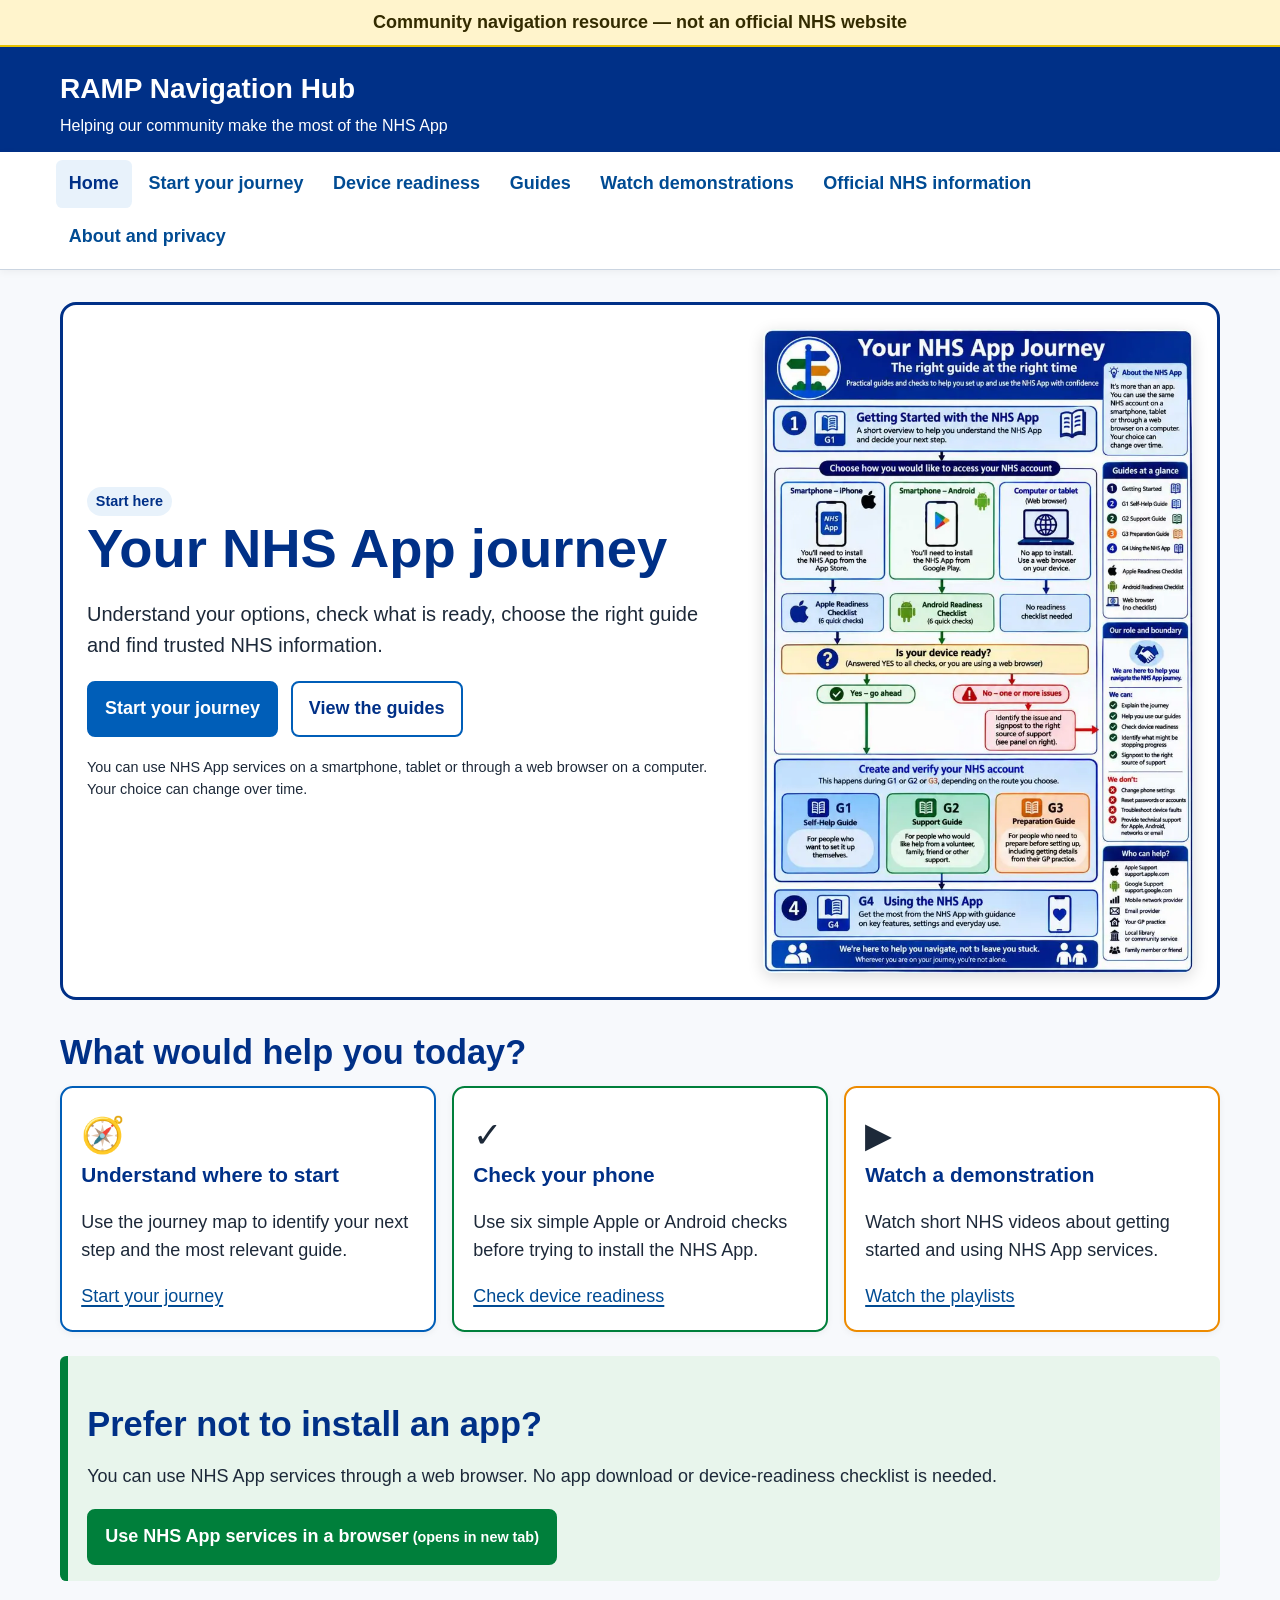
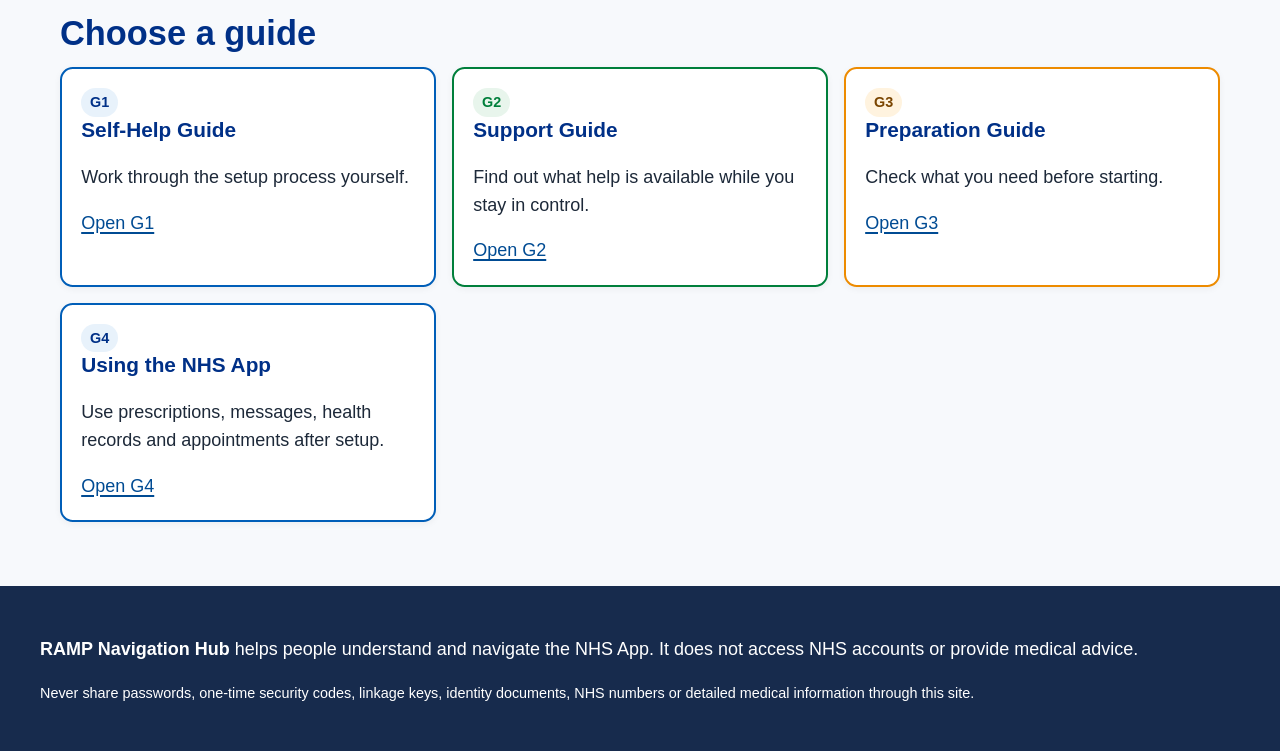
<file: index.html>
<!DOCTYPE html>

<html lang="en-GB"><head><meta charset="utf-8"/><meta content="width=device-width,initial-scale=1" name="viewport"/><meta content="Community guidance to help people discover, prepare for and use the NHS App." name="description"/><title>Home | RAMP Navigation Hub</title><link href="assets/css/styles.css" rel="stylesheet"/></head><body><a class="skip" href="#main">Skip to main content</a><div class="notice">Community navigation resource — not an official NHS website</div><header class="site-header"><div class="topbar"><div class="brand">RAMP Navigation Hub</div><p class="tagline">Helping our community make the most of the NHS App</p></div></header><nav aria-label="Main navigation" class="nav"><div class="nav-inner"><a aria-current="page" href="index.html">Home</a><a href="journey.html">Start your journey</a><a href="readiness.html">Device readiness</a><a href="guides.html">Guides</a><a href="videos.html">Watch demonstrations</a><a href="resources.html">Official NHS information</a><a href="about.html">About and privacy</a></div></nav><main id="main"><section class="hero"><div><span class="badge">Start here</span><h1>Your NHS App journey</h1><p class="lead">Understand your options, check what is ready, choose the right guide and find trusted NHS information.</p><div class="actions"><a class="button" href="journey.html">Start your journey</a><a class="button secondary" href="guides.html">View the guides</a></div><p class="small">You can use NHS App services on a smartphone, tablet or through a web browser on a computer. Your choice can change over time.</p></div><img alt="Preview of the Your NHS App Journey guide" decoding="async" fetchpriority="high" height="1080" loading="eager" src="assets/images/your-nhs-app-journey.webp" width="720"/></section>
<h2>What would help you today?</h2><div class="grid"><article class="card blue"><div class="icon-route">🧭</div><h3>Understand where to start</h3><p>Use the journey map to identify your next step and the most relevant guide.</p><a href="journey.html">Start your journey</a></article><article class="card green"><div class="icon-route">✓</div><h3>Check your phone</h3><p>Use six simple Apple or Android checks before trying to install the NHS App.</p><a href="readiness.html">Check device readiness</a></article><article class="card orange"><div class="icon-route">▶</div><h3>Watch a demonstration</h3><p>Watch short NHS videos about getting started and using NHS App services.</p><a href="videos.html">Watch the playlists</a></article></div>
<div class="callout green"><h2>Prefer not to install an app?</h2><p>You can use NHS App services through a web browser. No app download or device-readiness checklist is needed.</p><a class="button green" href="https://www.nhsapp.service.nhs.uk/" rel="noopener" target="_blank">Use NHS App services in a browser</a></div>
<h2>Choose a guide</h2><div class="grid"><article class="card blue"><span class="badge">G1</span><h3>Self-Help Guide</h3><p>Work through the setup process yourself.</p><a href="guides.html#g1">Open G1</a></article><article class="card green"><span class="badge green">G2</span><h3>Support Guide</h3><p>Find out what help is available while you stay in control.</p><a href="guides.html#g2">Open G2</a></article><article class="card orange"><span class="badge orange">G3</span><h3>Preparation Guide</h3><p>Check what you need before starting.</p><a href="guides.html#g3">Open G3</a></article><article class="card blue"><span class="badge">G4</span><h3>Using the NHS App</h3><p>Use prescriptions, messages, health records and appointments after setup.</p><a href="guides.html#g4">Open G4</a></article></div></main><footer class="footer"><div class="footer-inner"><p><strong>RAMP Navigation Hub</strong> helps people understand and navigate the NHS App. It does not access NHS accounts or provide medical advice.</p><p class="small">Never share passwords, one-time security codes, linkage keys, identity documents, NHS numbers or detailed medical information through this site.</p></div></footer><script src="assets/js/site.js"></script></body></html>
</file>
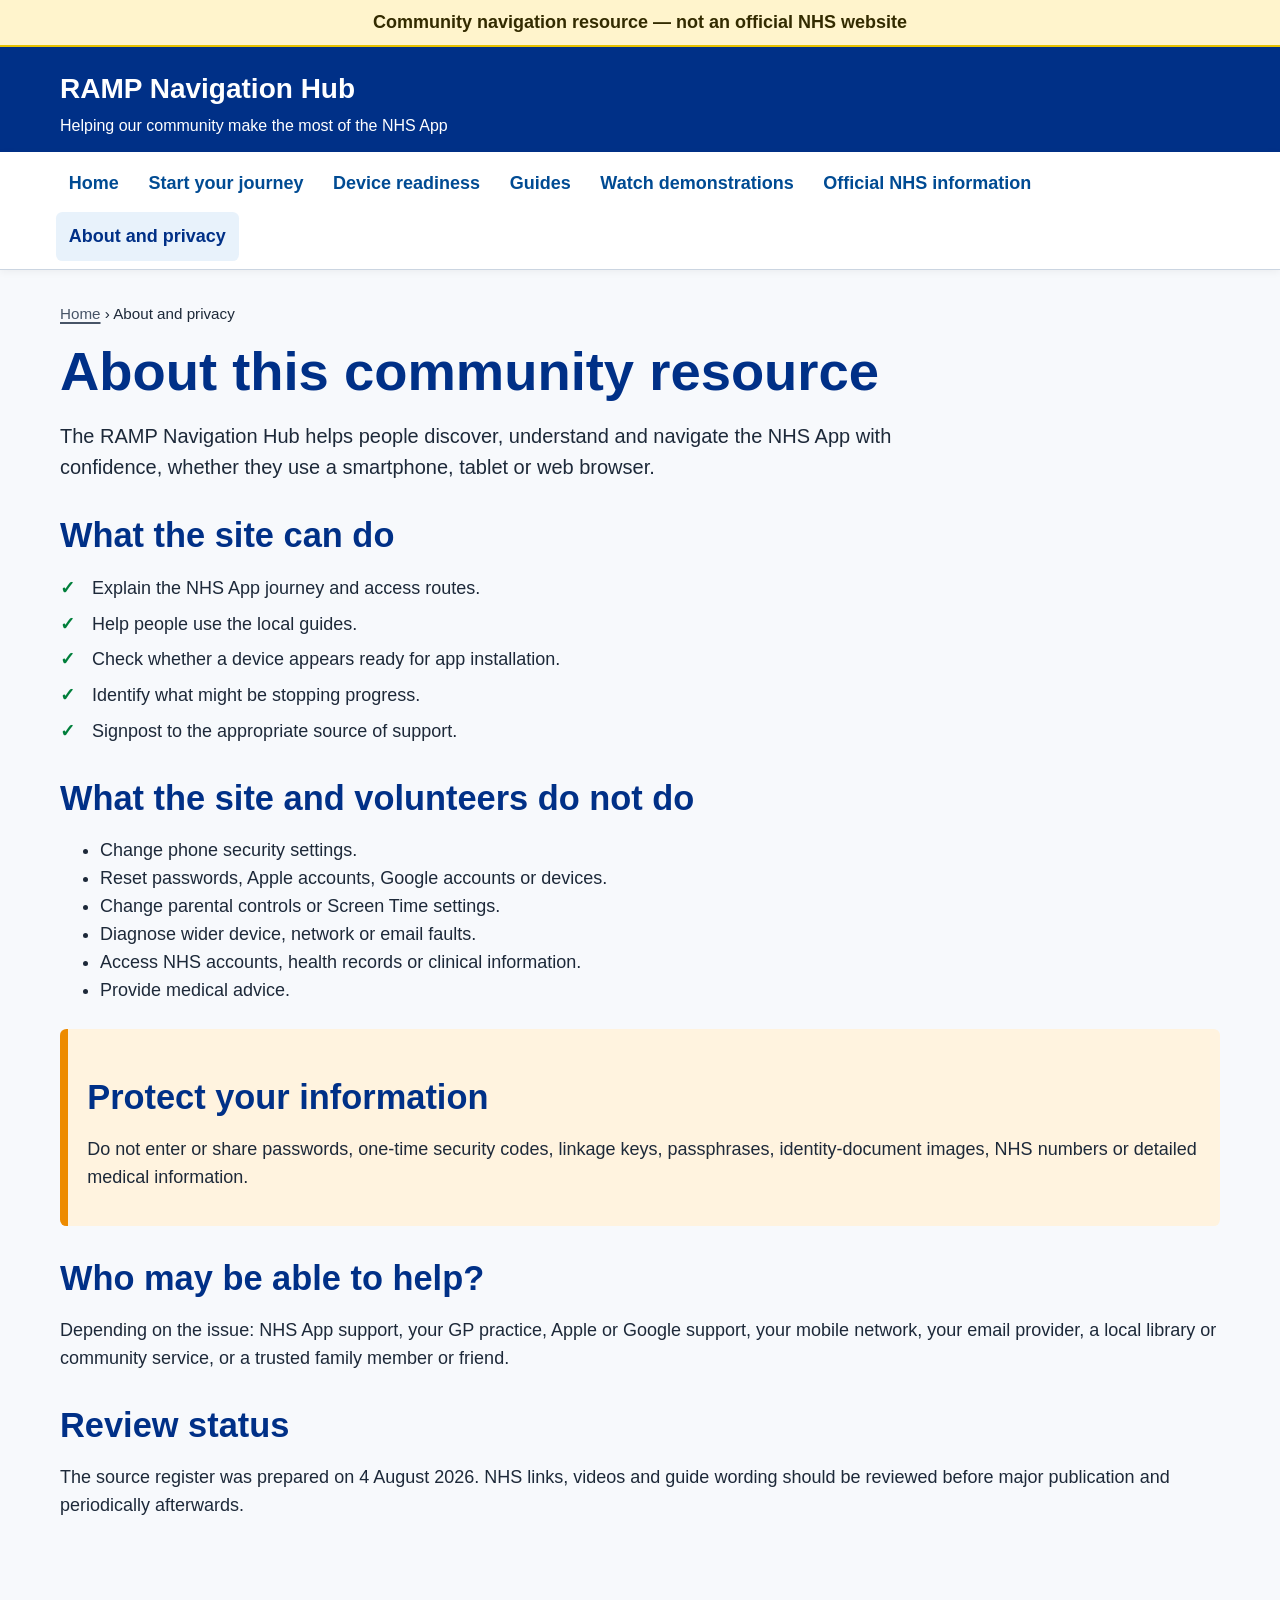
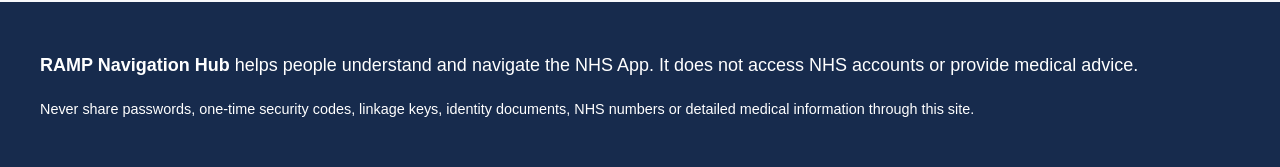
<file: about.html>
<!DOCTYPE html>
<html lang="en-GB"><head><meta charset="utf-8"/><meta content="width=device-width,initial-scale=1" name="viewport"/><meta content="Community guidance to help people discover, prepare for and use the NHS App." name="description"/><title>About and privacy | RAMP Navigation Hub</title><link href="assets/css/styles.css" rel="stylesheet"/></head><body><a class="skip" href="#main">Skip to main content</a><div class="notice">Community navigation resource — not an official NHS website</div><header class="site-header"><div class="topbar"><div class="brand">RAMP Navigation Hub</div><p class="tagline">Helping our community make the most of the NHS App</p></div></header><nav aria-label="Main navigation" class="nav"><div class="nav-inner"><a href="index.html">Home</a><a href="journey.html">Start your journey</a><a href="readiness.html">Device readiness</a><a href="guides.html">Guides</a><a href="videos.html">Watch demonstrations</a><a href="resources.html">Official NHS information</a><a aria-current="page" href="about.html">About and privacy</a></div></nav><main id="main"><div class="breadcrumbs"><a href="index.html">Home</a> › About and privacy</div><h1>About this community resource</h1><p class="lead">The RAMP Navigation Hub helps people discover, understand and navigate the NHS App with confidence, whether they use a smartphone, tablet or web browser.</p><h2>What the site can do</h2><ul class="checklist"><li>Explain the NHS App journey and access routes.</li><li>Help people use the local guides.</li><li>Check whether a device appears ready for app installation.</li><li>Identify what might be stopping progress.</li><li>Signpost to the appropriate source of support.</li></ul><h2>What the site and volunteers do not do</h2><ul><li>Change phone security settings.</li><li>Reset passwords, Apple accounts, Google accounts or devices.</li><li>Change parental controls or Screen Time settings.</li><li>Diagnose wider device, network or email faults.</li><li>Access NHS accounts, health records or clinical information.</li><li>Provide medical advice.</li></ul><div class="callout warning"><h2>Protect your information</h2><p>Do not enter or share passwords, one-time security codes, linkage keys, passphrases, identity-document images, NHS numbers or detailed medical information.</p></div><h2>Who may be able to help?</h2><p>Depending on the issue: NHS App support, your GP practice, Apple or Google support, your mobile network, your email provider, a local library or community service, or a trusted family member or friend.</p><h2>Review status</h2><p>The source register was prepared on 4 August 2026. NHS links, videos and guide wording should be reviewed before major publication and periodically afterwards.</p></main><footer class="footer"><div class="footer-inner"><p><strong>RAMP Navigation Hub</strong> helps people understand and navigate the NHS App. It does not access NHS accounts or provide medical advice.</p><p class="small">Never share passwords, one-time security codes, linkage keys, identity documents, NHS numbers or detailed medical information through this site.</p></div></footer><script src="assets/js/site.js"></script></body></html>
</file>
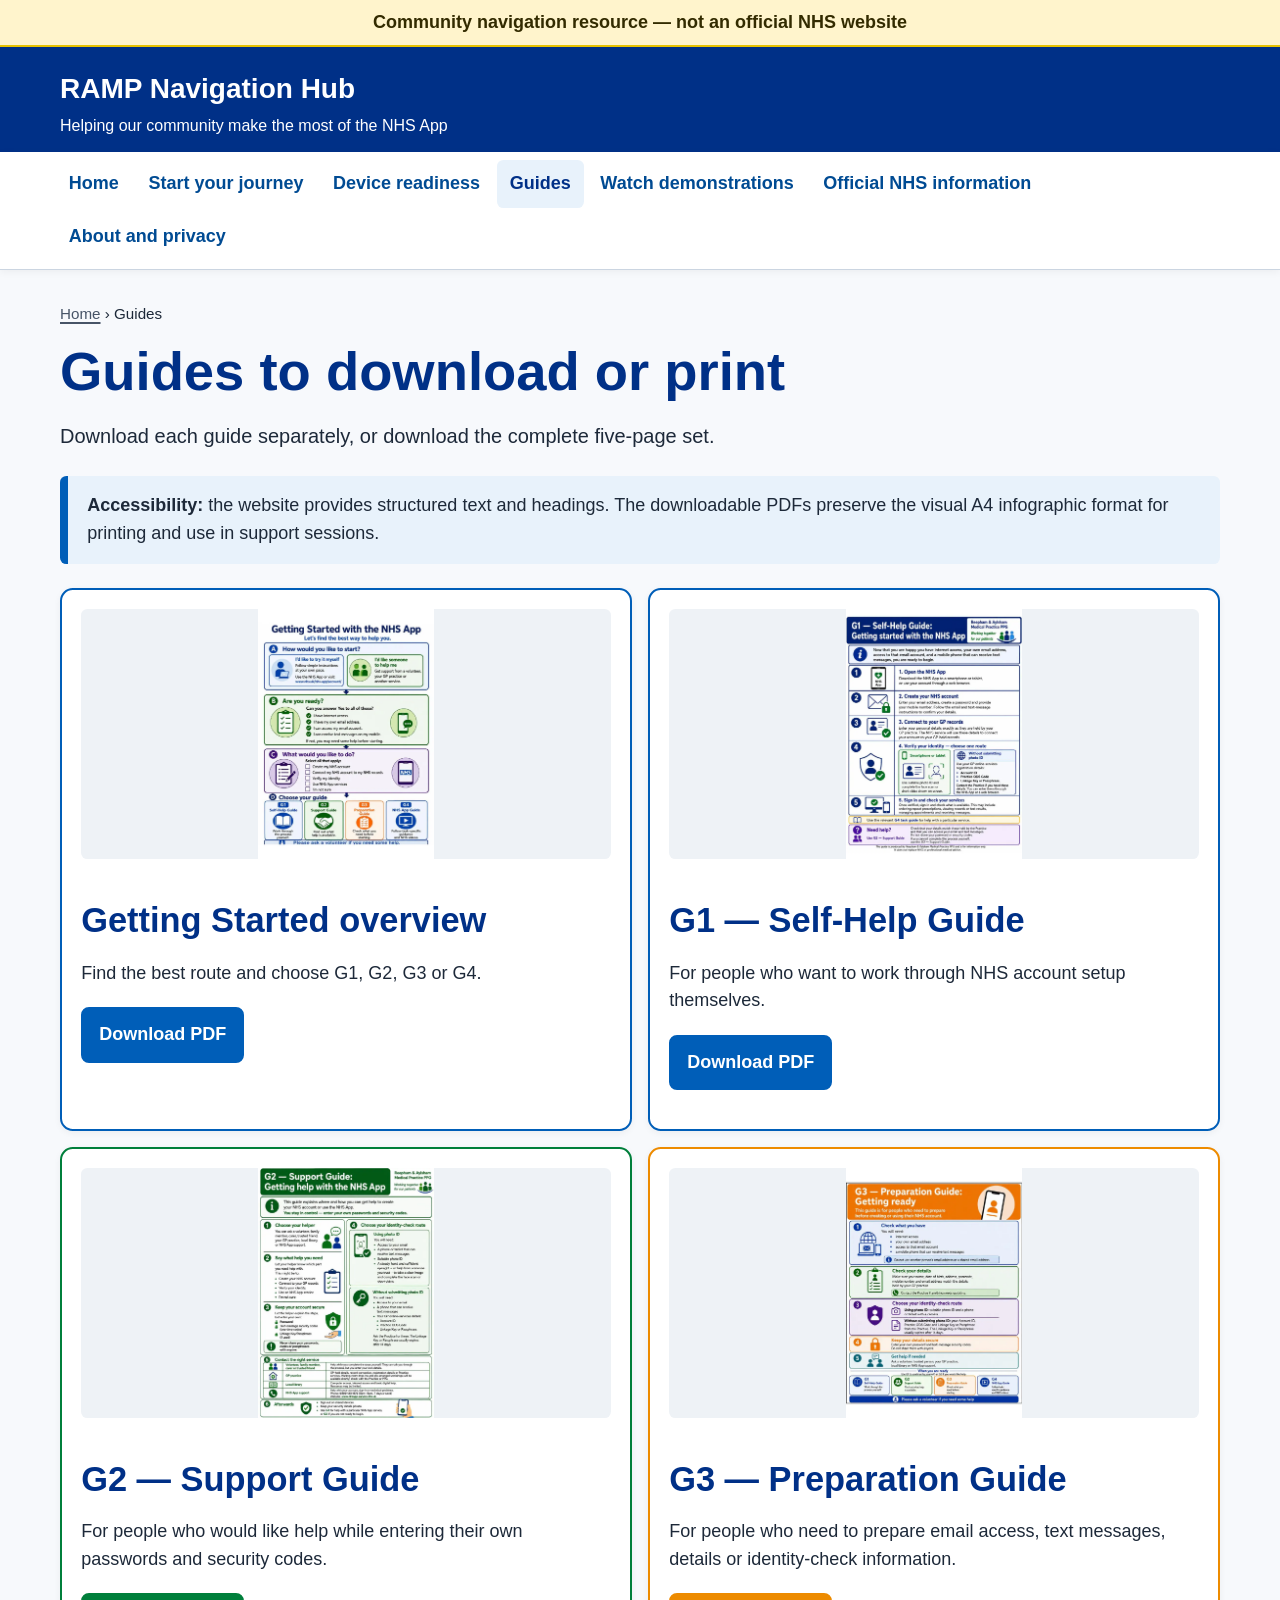
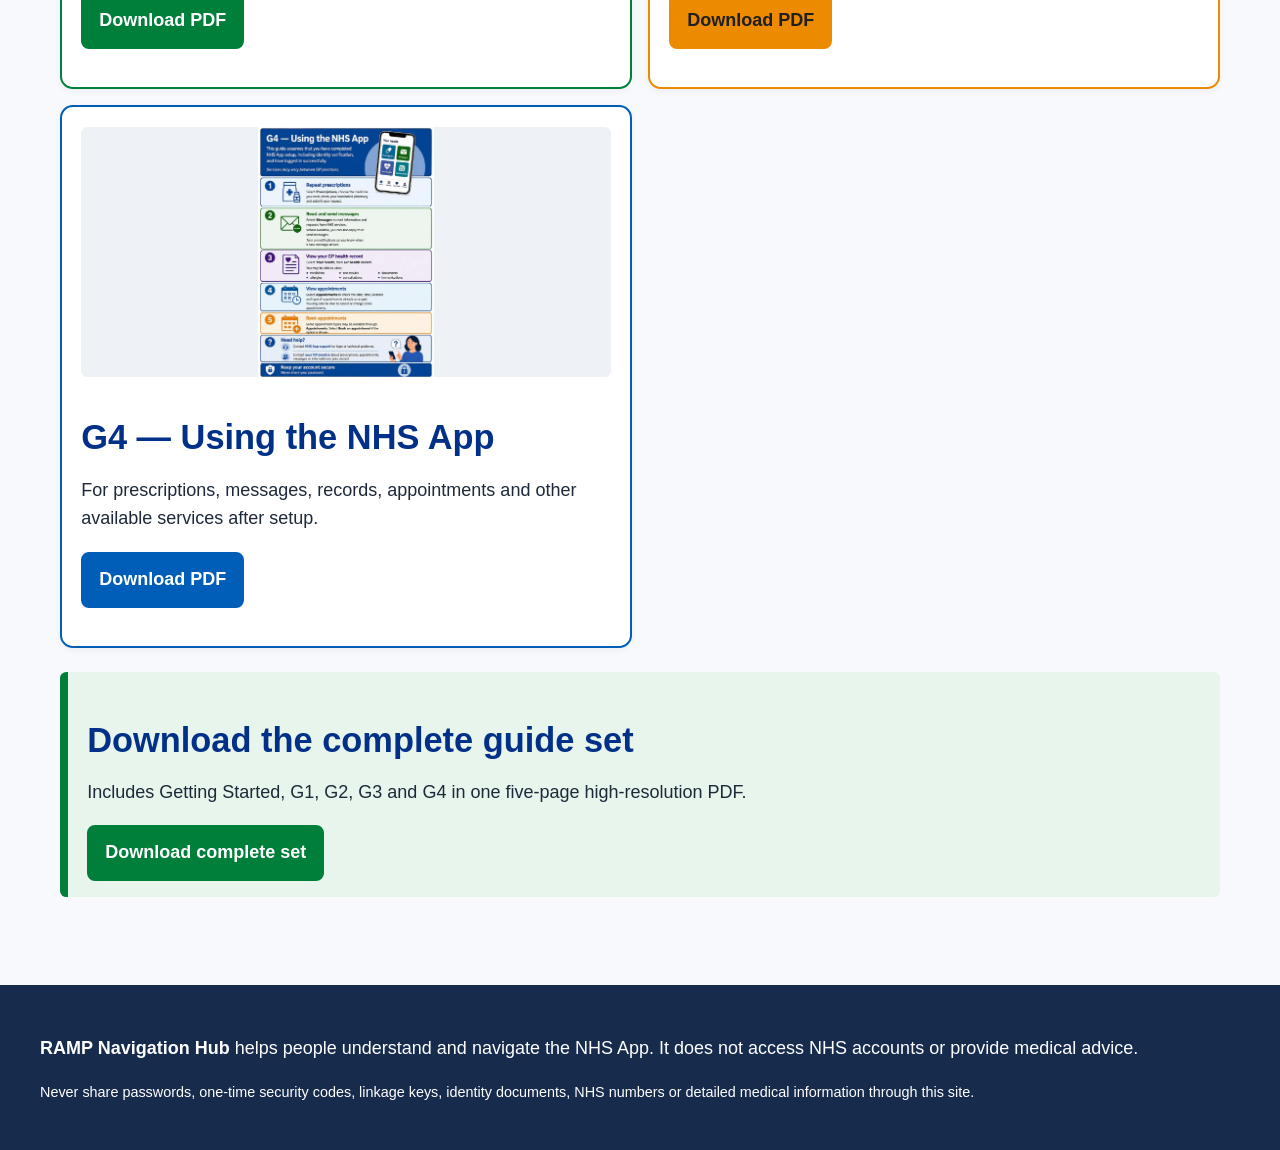
<file: guides.html>
<!DOCTYPE html>

<html lang="en-GB"><head><meta charset="utf-8"/><meta content="width=device-width,initial-scale=1" name="viewport"/><meta content="Community guidance to help people discover, prepare for and use the NHS App." name="description"/><title>Guides | RAMP Navigation Hub</title><link href="assets/css/styles.css" rel="stylesheet"/></head><body><a class="skip" href="#main">Skip to main content</a><div class="notice">Community navigation resource — not an official NHS website</div><header class="site-header"><div class="topbar"><div class="brand">RAMP Navigation Hub</div><p class="tagline">Helping our community make the most of the NHS App</p></div></header><nav aria-label="Main navigation" class="nav"><div class="nav-inner"><a href="index.html">Home</a><a href="journey.html">Start your journey</a><a href="readiness.html">Device readiness</a><a aria-current="page" href="guides.html">Guides</a><a href="videos.html">Watch demonstrations</a><a href="resources.html">Official NHS information</a><a href="about.html">About and privacy</a></div></nav><main id="main"><div class="breadcrumbs"><a href="index.html">Home</a> › Guides</div><h1>Guides to download or print</h1><p class="lead">Download each guide separately, or download the complete five-page set.</p><div class="callout"><strong>Accessibility:</strong> the website provides structured text and headings. The downloadable PDFs preserve the visual A4 infographic format for printing and use in support sessions.</div><div class="grid two"><article class="card blue" id="overview"><img alt="Preview of Getting Started overview" decoding="async" height="1018" loading="lazy" src="assets/images/getting-started-overview.webp" width="720"/><h2>Getting Started overview</h2><p>Find the best route and choose G1, G2, G3 or G4.</p><div class="actions"><a class="button" download="" href="assets/documents/getting-started-overview.pdf">Download PDF</a></div></article><article class="card blue" id="g1"><img alt="Preview of G1 — Self-Help Guide" decoding="async" height="1018" loading="lazy" src="assets/images/g1-self-help-guide.webp" width="720"/><h2>G1 — Self-Help Guide</h2><p>For people who want to work through NHS account setup themselves.</p><div class="actions"><a class="button" download="" href="assets/documents/g1-self-help-guide.pdf">Download PDF</a></div></article><article class="card green" id="g2"><img alt="Preview of G2 — Support Guide" decoding="async" height="1018" loading="lazy" src="assets/images/g2-support-guide.webp" width="720"/><h2>G2 — Support Guide</h2><p>For people who would like help while entering their own passwords and security codes.</p><div class="actions"><a class="button green" download="" href="assets/documents/g2-support-guide.pdf">Download PDF</a></div></article><article class="card orange" id="g3"><img alt="Preview of G3 — Preparation Guide" decoding="async" height="1018" loading="lazy" src="assets/images/g3-preparation-guide.webp" width="720"/><h2>G3 — Preparation Guide</h2><p>For people who need to prepare email access, text messages, details or identity-check information.</p><div class="actions"><a class="button orange" download="" href="assets/documents/g3-preparation-guide.pdf">Download PDF</a></div></article><article class="card blue" id="g4"><img alt="Preview of G4 — Using the NHS App" decoding="async" height="1018" loading="lazy" src="assets/images/g4-using-the-nhs-app.webp" width="720"/><h2>G4 — Using the NHS App</h2><p>For prescriptions, messages, records, appointments and other available services after setup.</p><div class="actions"><a class="button" download="" href="assets/documents/g4-using-the-nhs-app.pdf">Download PDF</a></div></article></div><div class="callout green"><h2>Download the complete guide set</h2><p>Includes Getting Started, G1, G2, G3 and G4 in one five-page high-resolution PDF.</p><a class="button green" download="" href="assets/documents/getting-started-complete-guide-set.pdf">Download complete set</a></div></main><footer class="footer"><div class="footer-inner"><p><strong>RAMP Navigation Hub</strong> helps people understand and navigate the NHS App. It does not access NHS accounts or provide medical advice.</p><p class="small">Never share passwords, one-time security codes, linkage keys, identity documents, NHS numbers or detailed medical information through this site.</p></div></footer><script src="assets/js/site.js"></script></body></html>
</file>
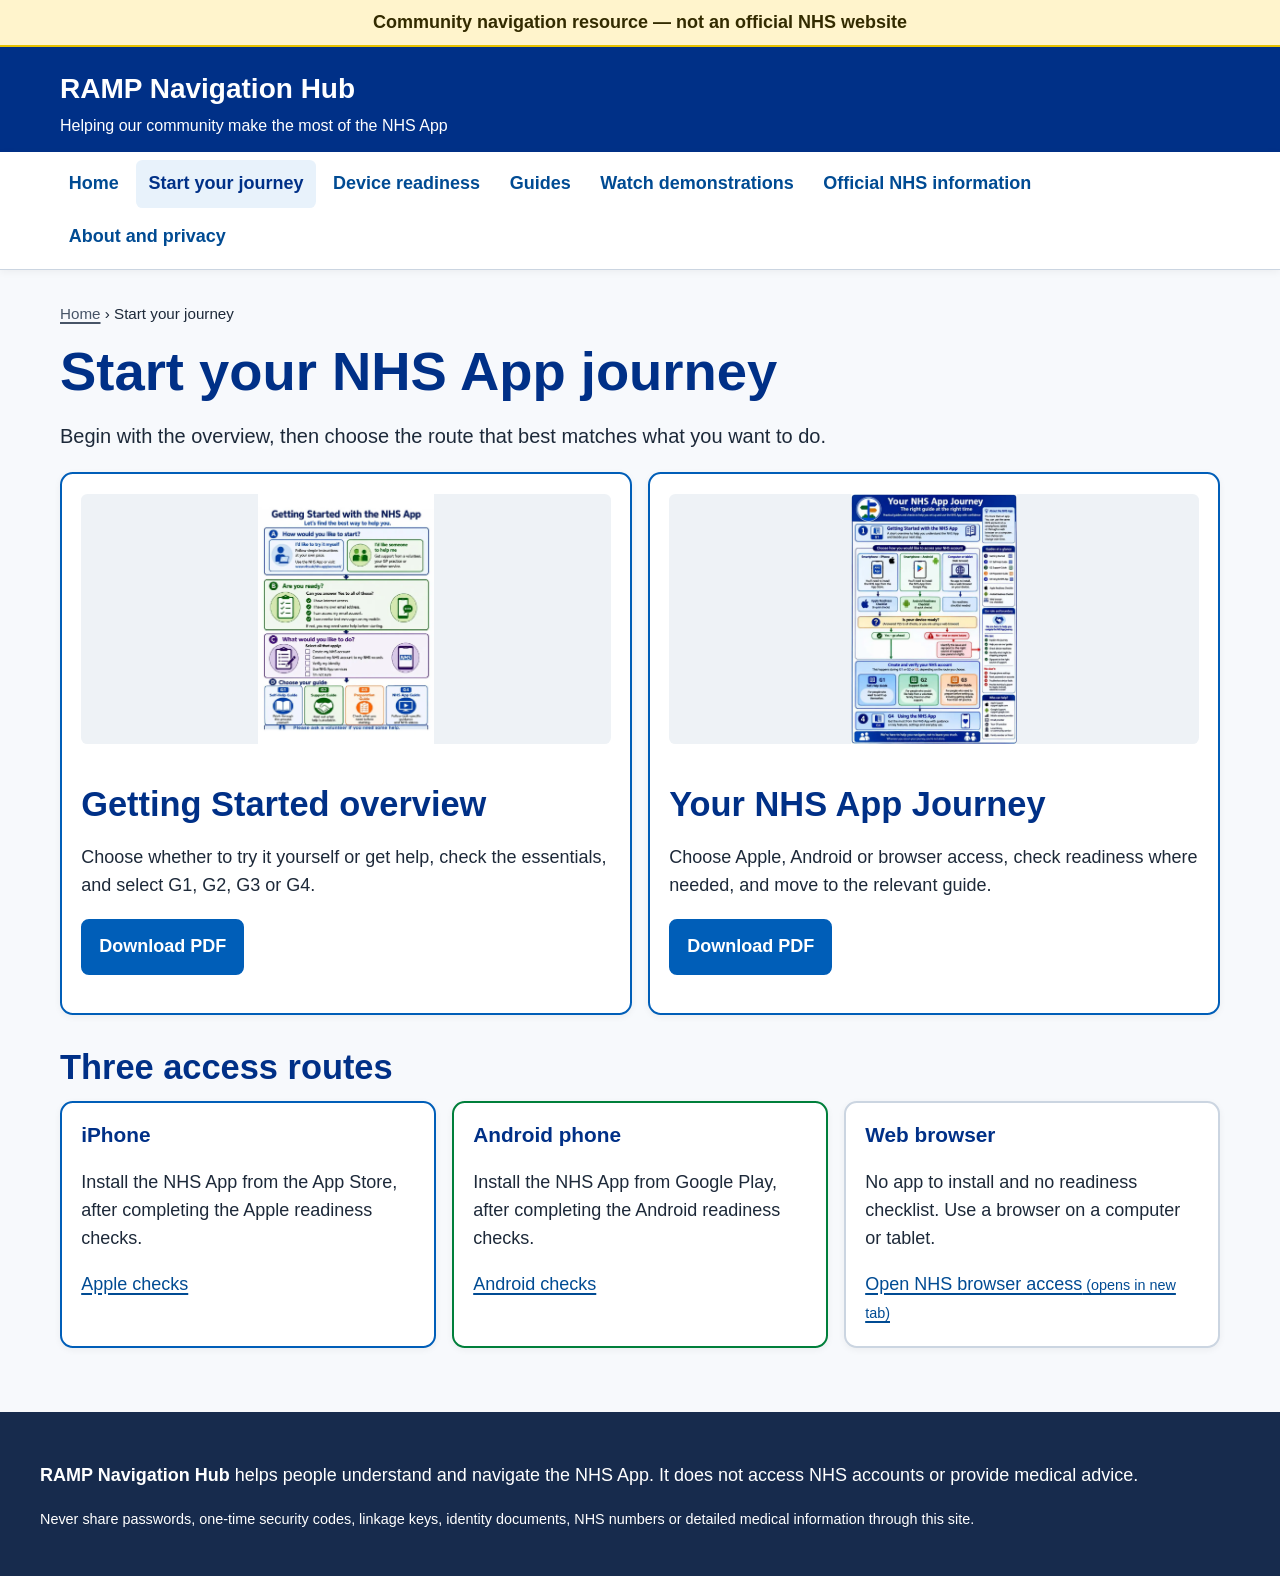
<file: journey.html>
<!DOCTYPE html>

<html lang="en-GB"><head><meta charset="utf-8"/><meta content="width=device-width,initial-scale=1" name="viewport"/><meta content="Community guidance to help people discover, prepare for and use the NHS App." name="description"/><title>Start your journey | RAMP Navigation Hub</title><link href="assets/css/styles.css" rel="stylesheet"/></head><body><a class="skip" href="#main">Skip to main content</a><div class="notice">Community navigation resource — not an official NHS website</div><header class="site-header"><div class="topbar"><div class="brand">RAMP Navigation Hub</div><p class="tagline">Helping our community make the most of the NHS App</p></div></header><nav aria-label="Main navigation" class="nav"><div class="nav-inner"><a href="index.html">Home</a><a aria-current="page" href="journey.html">Start your journey</a><a href="readiness.html">Device readiness</a><a href="guides.html">Guides</a><a href="videos.html">Watch demonstrations</a><a href="resources.html">Official NHS information</a><a href="about.html">About and privacy</a></div></nav><main id="main"><div class="breadcrumbs"><a href="index.html">Home</a> › Start your journey</div><h1>Start your NHS App journey</h1><p class="lead">Begin with the overview, then choose the route that best matches what you want to do.</p><div class="grid two"><article class="card blue"><img alt="Preview of the Getting Started with the NHS App overview" decoding="async" height="1018" loading="lazy" src="assets/images/getting-started-overview.webp" width="720"/><h2>Getting Started overview</h2><p>Choose whether to try it yourself or get help, check the essentials, and select G1, G2, G3 or G4.</p><div class="actions"><a class="button" download="" href="assets/documents/getting-started-overview.pdf">Download PDF</a></div></article><article class="card blue"><img alt="Preview of the full NHS App journey map" decoding="async" height="1080" loading="lazy" src="assets/images/your-nhs-app-journey.webp" width="720"/><h2>Your NHS App Journey</h2><p>Choose Apple, Android or browser access, check readiness where needed, and move to the relevant guide.</p><div class="actions"><a class="button" download="" href="assets/documents/your-nhs-app-journey.pdf">Download PDF</a></div></article></div>
<h2>Three access routes</h2><div class="grid"><article class="card blue"><h3>iPhone</h3><p>Install the NHS App from the App Store, after completing the Apple readiness checks.</p><a href="readiness.html#apple">Apple checks</a></article><article class="card green"><h3>Android phone</h3><p>Install the NHS App from Google Play, after completing the Android readiness checks.</p><a href="readiness.html#android">Android checks</a></article><article class="card"><h3>Web browser</h3><p>No app to install and no readiness checklist. Use a browser on a computer or tablet.</p><a href="https://www.nhsapp.service.nhs.uk/" rel="noopener" target="_blank">Open NHS browser access</a></article></div></main><footer class="footer"><div class="footer-inner"><p><strong>RAMP Navigation Hub</strong> helps people understand and navigate the NHS App. It does not access NHS accounts or provide medical advice.</p><p class="small">Never share passwords, one-time security codes, linkage keys, identity documents, NHS numbers or detailed medical information through this site.</p></div></footer><script src="assets/js/site.js"></script></body></html>
</file>
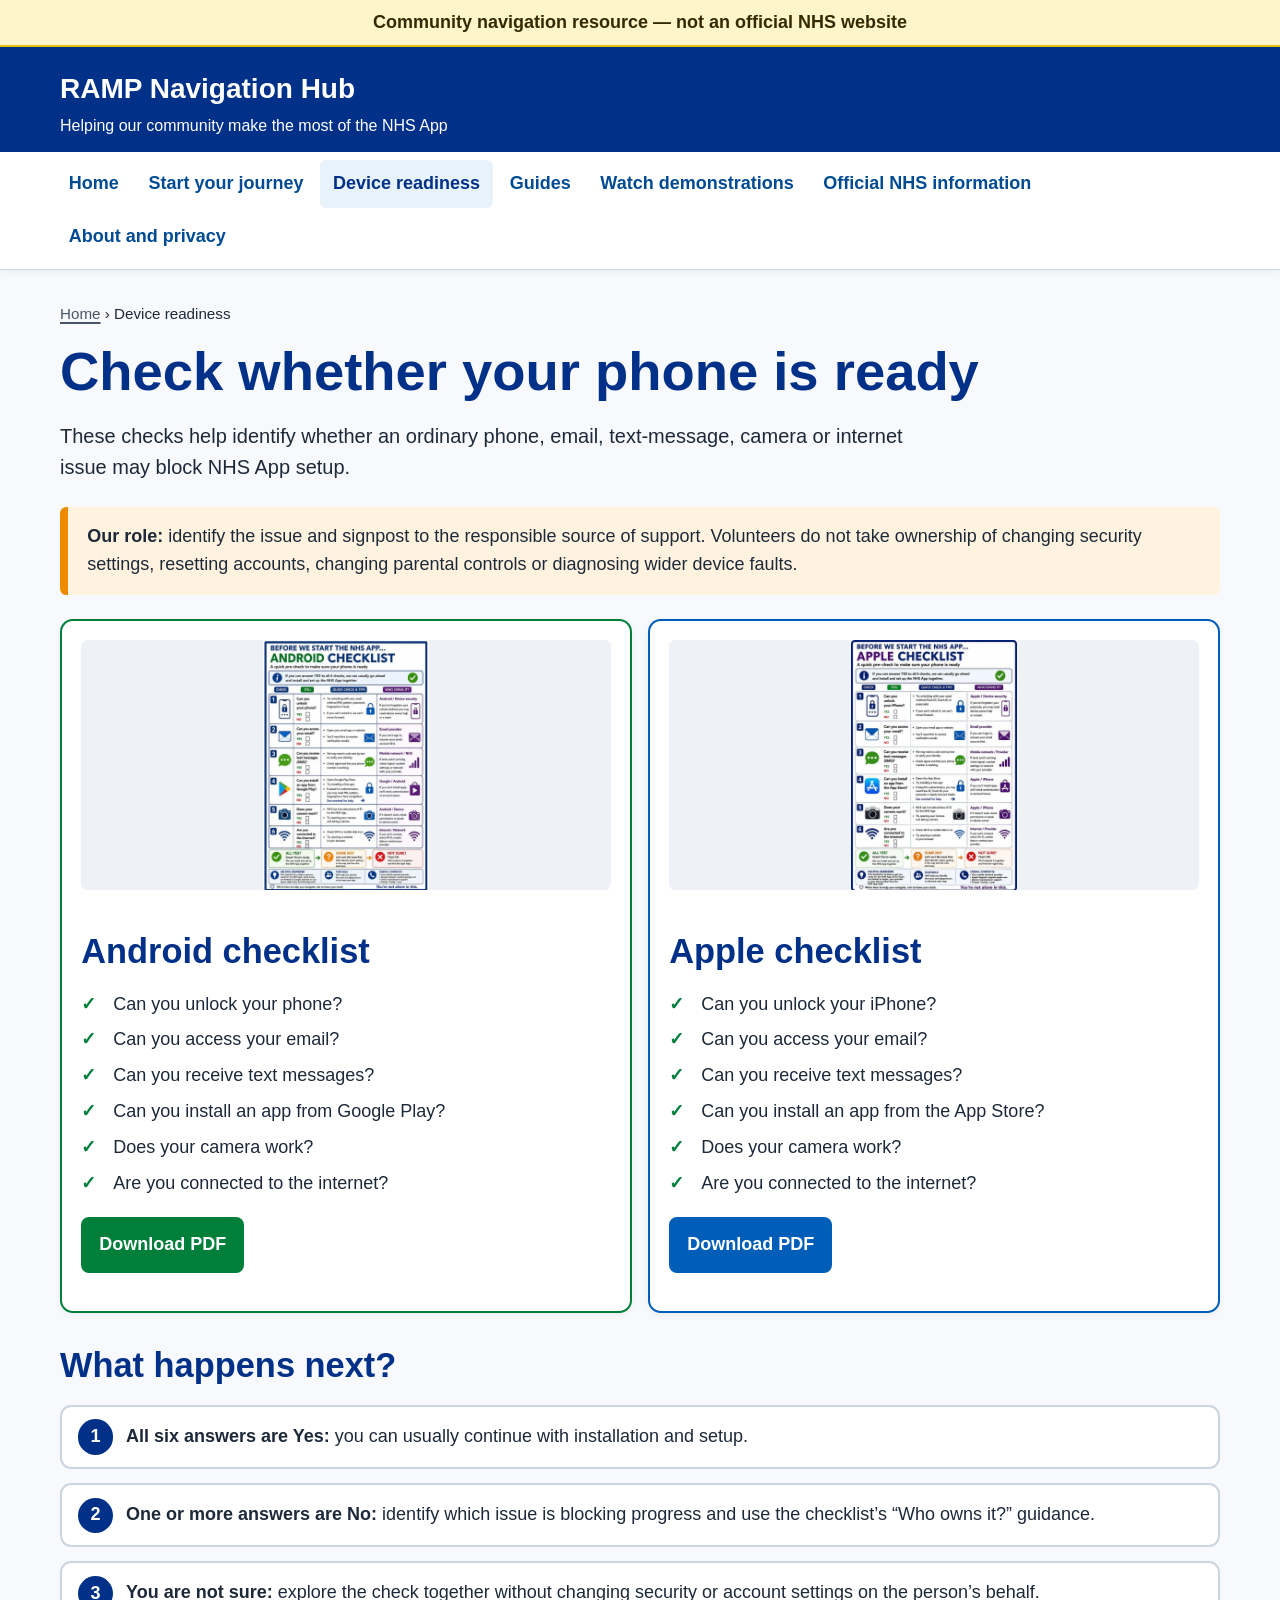
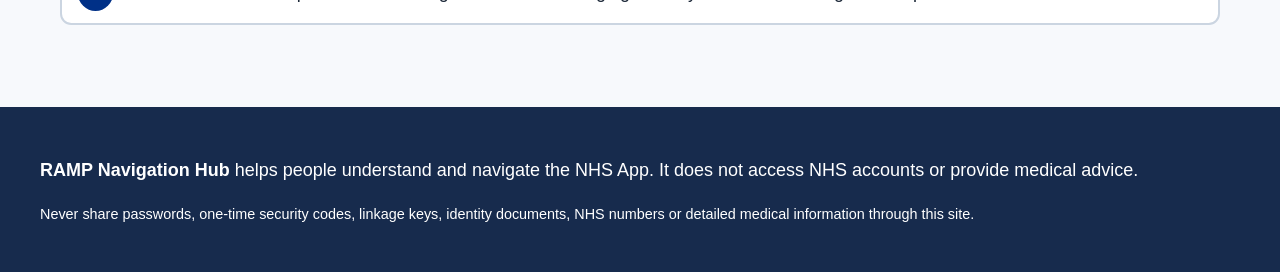
<file: readiness.html>
<!DOCTYPE html>

<html lang="en-GB"><head><meta charset="utf-8"/><meta content="width=device-width,initial-scale=1" name="viewport"/><meta content="Community guidance to help people discover, prepare for and use the NHS App." name="description"/><title>Device readiness | RAMP Navigation Hub</title><link href="assets/css/styles.css" rel="stylesheet"/></head><body><a class="skip" href="#main">Skip to main content</a><div class="notice">Community navigation resource — not an official NHS website</div><header class="site-header"><div class="topbar"><div class="brand">RAMP Navigation Hub</div><p class="tagline">Helping our community make the most of the NHS App</p></div></header><nav aria-label="Main navigation" class="nav"><div class="nav-inner"><a href="index.html">Home</a><a href="journey.html">Start your journey</a><a aria-current="page" href="readiness.html">Device readiness</a><a href="guides.html">Guides</a><a href="videos.html">Watch demonstrations</a><a href="resources.html">Official NHS information</a><a href="about.html">About and privacy</a></div></nav><main id="main"><div class="breadcrumbs"><a href="index.html">Home</a> › Device readiness</div><h1>Check whether your phone is ready</h1><p class="lead">These checks help identify whether an ordinary phone, email, text-message, camera or internet issue may block NHS App setup.</p><div class="callout warning"><strong>Our role:</strong> identify the issue and signpost to the responsible source of support. Volunteers do not take ownership of changing security settings, resetting accounts, changing parental controls or diagnosing wider device faults.</div>
<div class="grid two"><article class="card green" id="android"><img alt="Preview of the Android readiness checklist" decoding="async" height="1080" loading="lazy" src="assets/images/android-readiness.webp" width="720"/><h2>Android checklist</h2><ul class="checklist"><li>Can you unlock your phone?</li><li>Can you access your email?</li><li>Can you receive text messages?</li><li>Can you install an app from Google Play?</li><li>Does your camera work?</li><li>Are you connected to the internet?</li></ul><div class="actions"><a class="button green" download="" href="assets/documents/android-readiness.pdf">Download PDF</a></div></article><article class="card blue" id="apple"><img alt="Preview of the Apple readiness checklist" decoding="async" height="1080" loading="lazy" src="assets/images/apple-readiness.webp" width="720"/><h2>Apple checklist</h2><ul class="checklist"><li>Can you unlock your iPhone?</li><li>Can you access your email?</li><li>Can you receive text messages?</li><li>Can you install an app from the App Store?</li><li>Does your camera work?</li><li>Are you connected to the internet?</li></ul><div class="actions"><a class="button" download="" href="assets/documents/apple-readiness.pdf">Download PDF</a></div></article></div>
<h2>What happens next?</h2><ol class="steps"><li><strong>All six answers are Yes:</strong> you can usually continue with installation and setup.</li><li><strong>One or more answers are No:</strong> identify which issue is blocking progress and use the checklist’s “Who owns it?” guidance.</li><li><strong>You are not sure:</strong> explore the check together without changing security or account settings on the person’s behalf.</li></ol></main><footer class="footer"><div class="footer-inner"><p><strong>RAMP Navigation Hub</strong> helps people understand and navigate the NHS App. It does not access NHS accounts or provide medical advice.</p><p class="small">Never share passwords, one-time security codes, linkage keys, identity documents, NHS numbers or detailed medical information through this site.</p></div></footer><script src="assets/js/site.js"></script></body></html>
</file>
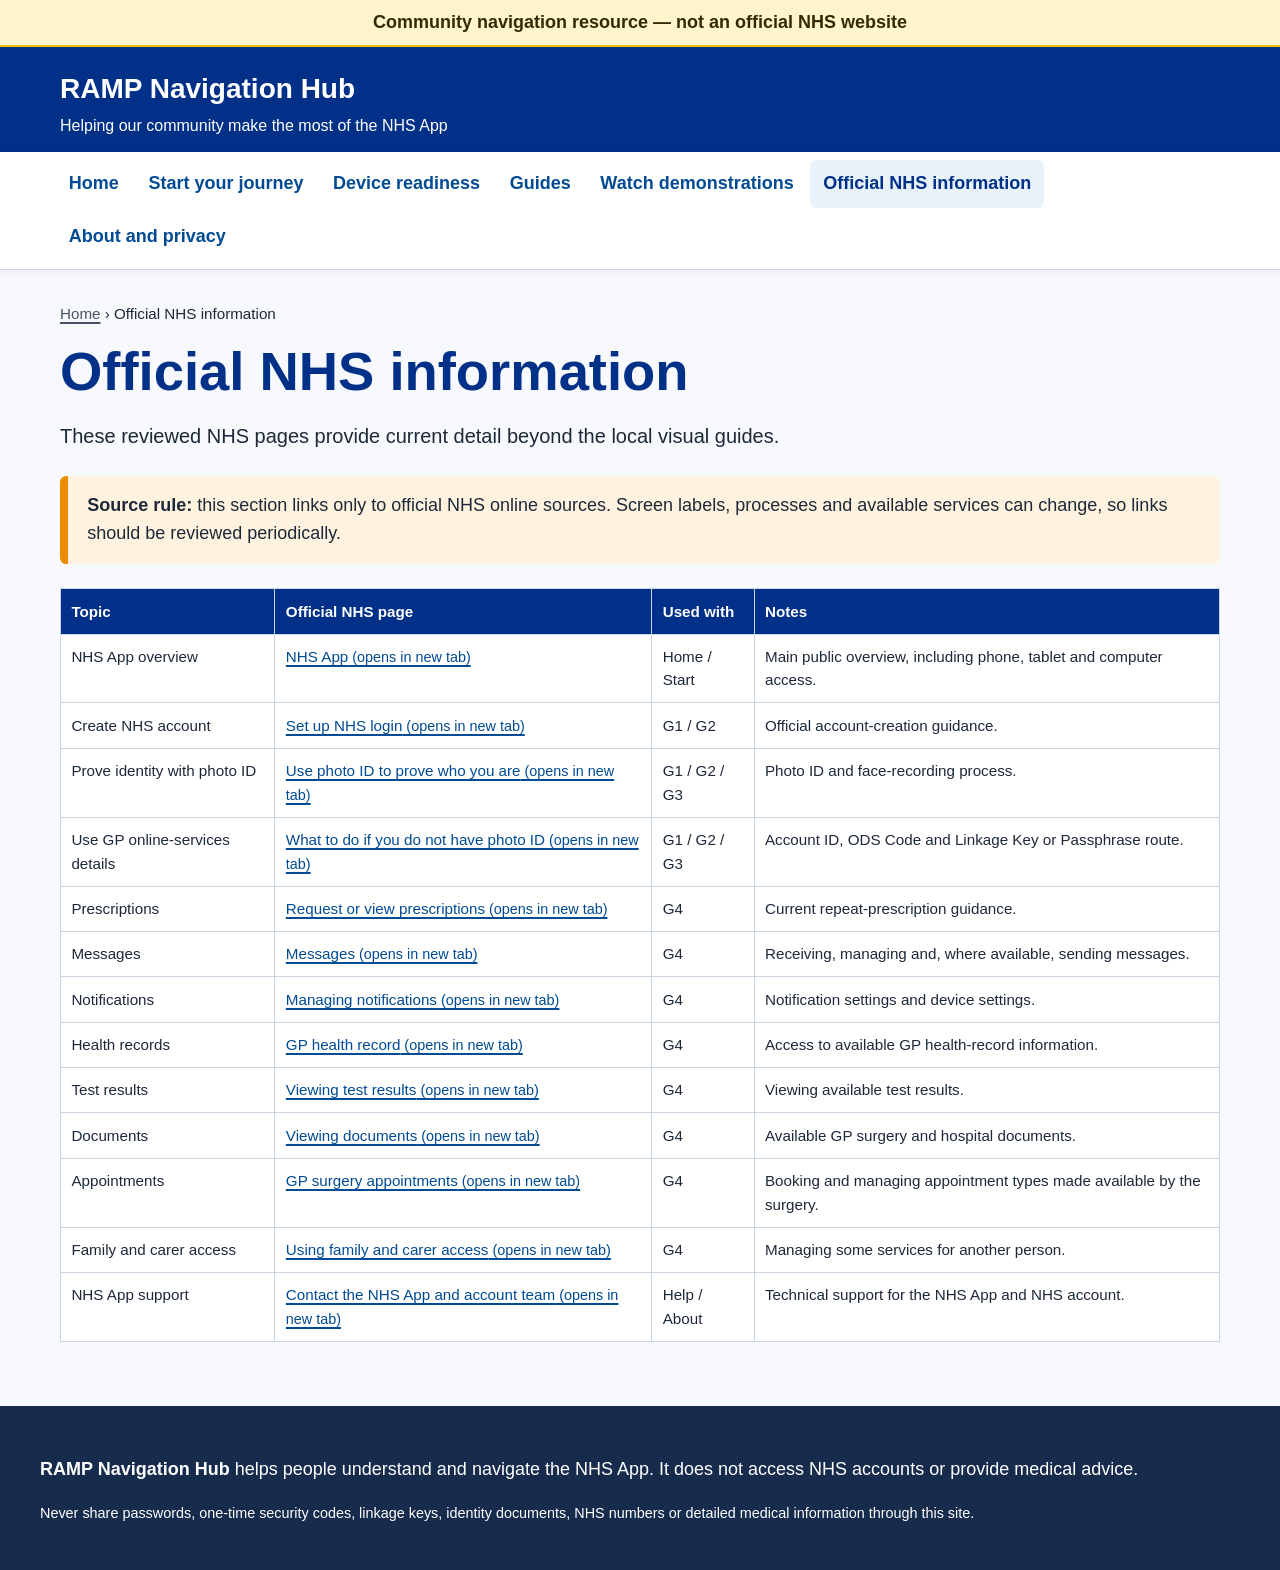
<file: resources.html>
<!DOCTYPE html>
<html lang="en-GB"><head><meta charset="utf-8"/><meta content="width=device-width,initial-scale=1" name="viewport"/><meta content="Community guidance to help people discover, prepare for and use the NHS App." name="description"/><title>Official NHS information | RAMP Navigation Hub</title><link href="assets/css/styles.css" rel="stylesheet"/></head><body><a class="skip" href="#main">Skip to main content</a><div class="notice">Community navigation resource — not an official NHS website</div><header class="site-header"><div class="topbar"><div class="brand">RAMP Navigation Hub</div><p class="tagline">Helping our community make the most of the NHS App</p></div></header><nav aria-label="Main navigation" class="nav"><div class="nav-inner"><a href="index.html">Home</a><a href="journey.html">Start your journey</a><a href="readiness.html">Device readiness</a><a href="guides.html">Guides</a><a href="videos.html">Watch demonstrations</a><a aria-current="page" href="resources.html">Official NHS information</a><a href="about.html">About and privacy</a></div></nav><main id="main"><div class="breadcrumbs"><a href="index.html">Home</a> › Official NHS information</div><h1>Official NHS information</h1><p class="lead">These reviewed NHS pages provide current detail beyond the local visual guides.</p><div class="callout warning"><strong>Source rule:</strong> this section links only to official NHS online sources. Screen labels, processes and available services can change, so links should be reviewed periodically.</div><div class="table-wrap"><table class="sources"><thead><tr><th>Topic</th><th>Official NHS page</th><th>Used with</th><th>Notes</th></tr></thead><tbody><tr><td>NHS App overview</td><td><a href="https://www.nhs.uk/nhs-app/" rel="noopener" target="_blank">NHS App</a></td><td>Home / Start</td><td>Main public overview, including phone, tablet and computer access.</td></tr><tr><td>Create NHS account</td><td><a href="https://help.login.nhs.uk/setupnhslogin/" rel="noopener" target="_blank">Set up NHS login</a></td><td>G1 / G2</td><td>Official account-creation guidance.</td></tr><tr><td>Prove identity with photo ID</td><td><a href="https://help.login.nhs.uk/provewhoyouare/withid" rel="noopener" target="_blank">Use photo ID to prove who you are</a></td><td>G1 / G2 / G3</td><td>Photo ID and face-recording process.</td></tr><tr><td>Use GP online-services details</td><td><a href="https://help.login.nhs.uk/provewhoyouare/withoutid" rel="noopener" target="_blank">What to do if you do not have photo ID</a></td><td>G1 / G2 / G3</td><td>Account ID, ODS Code and Linkage Key or Passphrase route.</td></tr><tr><td>Prescriptions</td><td><a href="https://www.nhs.uk/nhs-app/help/prescriptions/requesting-a-prescription/" rel="noopener" target="_blank">Request or view prescriptions</a></td><td>G4</td><td>Current repeat-prescription guidance.</td></tr><tr><td>Messages</td><td><a href="https://www.nhs.uk/nhs-app/help/messages/" rel="noopener" target="_blank">Messages</a></td><td>G4</td><td>Receiving, managing and, where available, sending messages.</td></tr><tr><td>Notifications</td><td><a href="https://www.nhs.uk/nhs-app/help/profile/managing-notifications/" rel="noopener" target="_blank">Managing notifications</a></td><td>G4</td><td>Notification settings and device settings.</td></tr><tr><td>Health records</td><td><a href="https://www.nhs.uk/nhs-app/help/health-records-in-the-nhs-app/gp-health-record/" rel="noopener" target="_blank">GP health record</a></td><td>G4</td><td>Access to available GP health-record information.</td></tr><tr><td>Test results</td><td><a href="https://www.nhs.uk/nhs-app/help/test-results/" rel="noopener" target="_blank">Viewing test results</a></td><td>G4</td><td>Viewing available test results.</td></tr><tr><td>Documents</td><td><a href="https://www.nhs.uk/nhs-app/help/documents/" rel="noopener" target="_blank">Viewing documents</a></td><td>G4</td><td>Available GP surgery and hospital documents.</td></tr><tr><td>Appointments</td><td><a href="https://www.nhs.uk/nhs-app/help/appointments/gp-surgery-appointments/" rel="noopener" target="_blank">GP surgery appointments</a></td><td>G4</td><td>Booking and managing appointment types made available by the surgery.</td></tr><tr><td>Family and carer access</td><td><a href="https://www.nhs.uk/nhs-app/help/profile/family-and-carer-access/" rel="noopener" target="_blank">Using family and carer access</a></td><td>G4</td><td>Managing some services for another person.</td></tr><tr><td>NHS App support</td><td><a href="https://www.nhs.uk/contact-us/nhs-app-contact-us/" rel="noopener" target="_blank">Contact the NHS App and account team</a></td><td>Help / About</td><td>Technical support for the NHS App and NHS account.</td></tr></tbody></table></div></main><footer class="footer"><div class="footer-inner"><p><strong>RAMP Navigation Hub</strong> helps people understand and navigate the NHS App. It does not access NHS accounts or provide medical advice.</p><p class="small">Never share passwords, one-time security codes, linkage keys, identity documents, NHS numbers or detailed medical information through this site.</p></div></footer><script src="assets/js/site.js"></script></body></html>
</file>
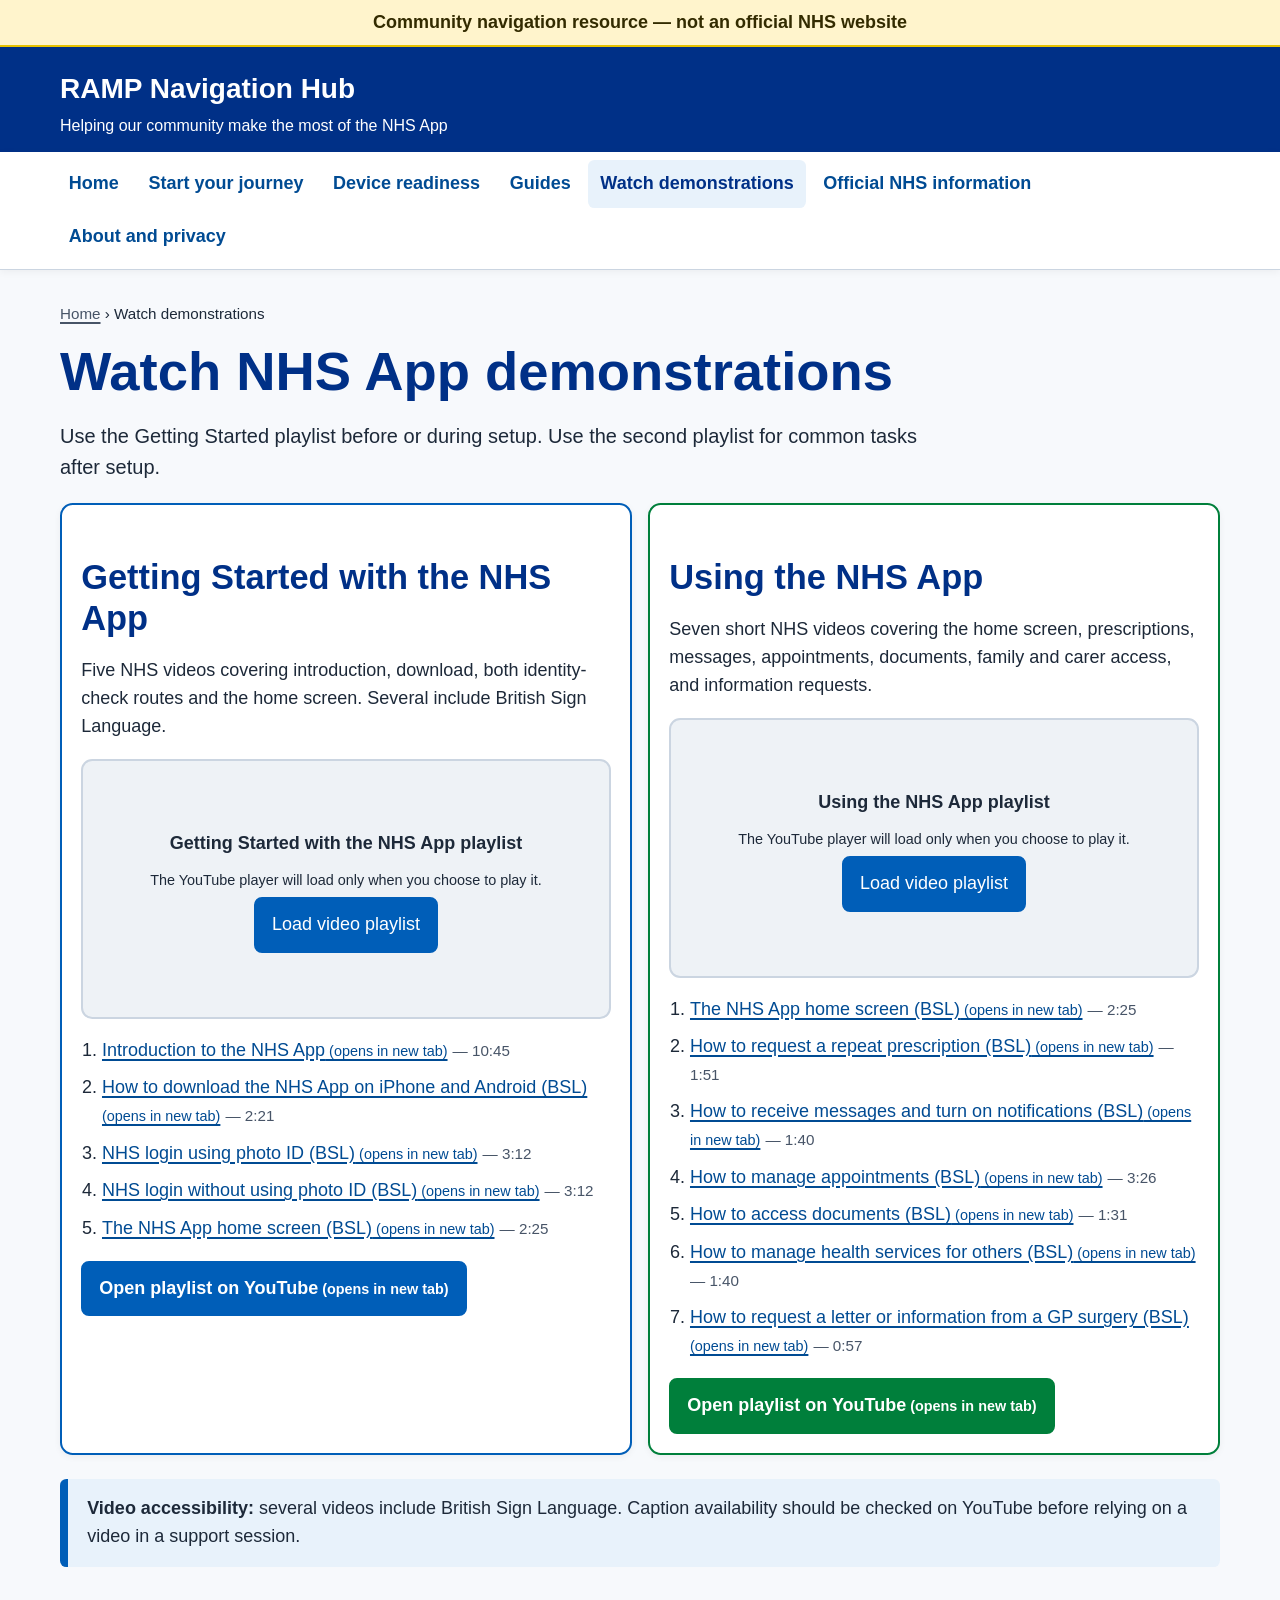
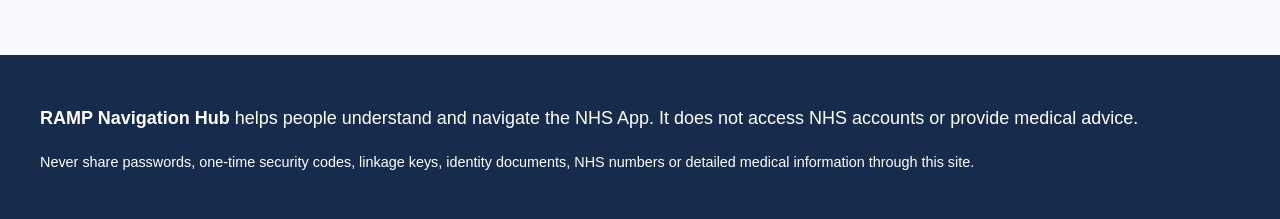
<file: videos.html>
<!DOCTYPE html>
<html lang="en-GB"><head><meta charset="utf-8"/><meta content="width=device-width,initial-scale=1" name="viewport"/><meta content="Community guidance to help people discover, prepare for and use the NHS App." name="description"/><title>Watch demonstrations | RAMP Navigation Hub</title><link href="assets/css/styles.css" rel="stylesheet"/></head><body><a class="skip" href="#main">Skip to main content</a><div class="notice">Community navigation resource — not an official NHS website</div><header class="site-header"><div class="topbar"><div class="brand">RAMP Navigation Hub</div><p class="tagline">Helping our community make the most of the NHS App</p></div></header><nav aria-label="Main navigation" class="nav"><div class="nav-inner"><a href="index.html">Home</a><a href="journey.html">Start your journey</a><a href="readiness.html">Device readiness</a><a href="guides.html">Guides</a><a aria-current="page" href="videos.html">Watch demonstrations</a><a href="resources.html">Official NHS information</a><a href="about.html">About and privacy</a></div></nav><main id="main"><div class="breadcrumbs"><a href="index.html">Home</a> › Watch demonstrations</div><h1>Watch NHS App demonstrations</h1><p class="lead">Use the Getting Started playlist before or during setup. Use the second playlist for common tasks after setup.</p><div class="grid two"><section class="card blue"><h2>Getting Started with the NHS App</h2><p>Five NHS videos covering introduction, download, both identity-check routes and the home screen. Several include British Sign Language.</p><div class="video-placeholder" data-video-src="https://www.youtube-nocookie.com/embed/videoseries?list=PLfEl0MhYAD3w"><p><strong>Getting Started with the NHS App playlist</strong></p><p class="small">The YouTube player will load only when you choose to play it.</p><button class="button video-load" type="button">Load video playlist</button></div><ol class="video-list"><li><a href="https://youtu.be/LbaCbfDTb5o" rel="noopener" target="_blank">Introduction to the NHS App</a> <span class="meta">— 10:45</span></li><li><a href="https://youtu.be/wD8eNPLww4Y" rel="noopener" target="_blank">How to download the NHS App on iPhone and Android (BSL)</a> <span class="meta">— 2:21</span></li><li><a href="https://youtu.be/9UemelvVLXk" rel="noopener" target="_blank">NHS login using photo ID (BSL)</a> <span class="meta">— 3:12</span></li><li><a href="https://youtu.be/8KY2qKcA69M" rel="noopener" target="_blank">NHS login without using photo ID (BSL)</a> <span class="meta">— 3:12</span></li><li><a href="https://youtu.be/K3L4LcDTEi4" rel="noopener" target="_blank">The NHS App home screen (BSL)</a> <span class="meta">— 2:25</span></li></ol><a class="button" href="https://youtube.com/playlist?list=PLfEl0MhYAD3w&amp;si=dWE9_0wHf34CRrYC" rel="noopener" target="_blank">Open playlist on YouTube</a></section><section class="card green"><h2>Using the NHS App</h2><p>Seven short NHS videos covering the home screen, prescriptions, messages, appointments, documents, family and carer access, and information requests.</p><div class="video-placeholder" data-video-src="https://www.youtube-nocookie.com/embed/videoseries?list=PLLNE_vP_3CgI"><p><strong>Using the NHS App playlist</strong></p><p class="small">The YouTube player will load only when you choose to play it.</p><button class="button video-load" type="button">Load video playlist</button></div><ol class="video-list"><li><a href="https://youtu.be/K3L4LcDTEi4" rel="noopener" target="_blank">The NHS App home screen (BSL)</a> <span class="meta">— 2:25</span></li><li><a href="https://youtu.be/NpRemBNmNqM" rel="noopener" target="_blank">How to request a repeat prescription (BSL)</a> <span class="meta">— 1:51</span></li><li><a href="https://youtu.be/_jHQ32Lu2C0" rel="noopener" target="_blank">How to receive messages and turn on notifications (BSL)</a> <span class="meta">— 1:40</span></li><li><a href="https://youtu.be/u0WFp0iMD5s" rel="noopener" target="_blank">How to manage appointments (BSL)</a> <span class="meta">— 3:26</span></li><li><a href="https://youtu.be/IGSog6tDyAs" rel="noopener" target="_blank">How to access documents (BSL)</a> <span class="meta">— 1:31</span></li><li><a href="https://youtu.be/FAF-P28RfXs" rel="noopener" target="_blank">How to manage health services for others (BSL)</a> <span class="meta">— 1:40</span></li><li><a href="https://youtu.be/sRFBYVZMJtI" rel="noopener" target="_blank">How to request a letter or information from a GP surgery (BSL)</a> <span class="meta">— 0:57</span></li></ol><a class="button green" href="https://www.youtube.com/playlist?list=PLLNE_vP_3CgI" rel="noopener" target="_blank">Open playlist on YouTube</a></section></div><div class="callout"><strong>Video accessibility:</strong> several videos include British Sign Language. Caption availability should be checked on YouTube before relying on a video in a support session.</div></main><footer class="footer"><div class="footer-inner"><p><strong>RAMP Navigation Hub</strong> helps people understand and navigate the NHS App. It does not access NHS accounts or provide medical advice.</p><p class="small">Never share passwords, one-time security codes, linkage keys, identity documents, NHS numbers or detailed medical information through this site.</p></div></footer><script src="assets/js/site.js"></script></body></html>
</file>
<file: assets/css/styles.css>
:root{--navy:#003087;--blue:#005eb8;--pale:#e8f2fb;--green:#007f3b;--pale-green:#e8f5ec;--orange:#ed8b00;--pale-orange:#fff3df;--purple:#4c1d95;--ink:#1d2939;--muted:#475467;--line:#cbd5e1;--bg:#f7f9fc;--white:#fff;--focus:#ffdd00}
*{box-sizing:border-box}html{scroll-behavior:smooth}body{margin:0;font-family:Arial,Helvetica,sans-serif;color:var(--ink);background:var(--bg);line-height:1.55;font-size:18px}a{color:#004b93;text-decoration-thickness:2px;text-underline-offset:3px}a:hover{text-decoration-thickness:3px}a:focus,button:focus{outline:4px solid var(--focus);outline-offset:3px}.skip{position:absolute;left:-9999px}.skip:focus{left:1rem;top:1rem;background:#fff;padding:.7rem;z-index:1000}.site-header{background:var(--navy);color:#fff}.topbar{max-width:1200px;margin:auto;padding:1.25rem 1.25rem .8rem}.brand{font-size:1.75rem;font-weight:800}.tagline{margin:.2rem 0 0;font-size:1rem}.notice{background:#fff4cc;color:#332b00;border-bottom:2px solid #e6c200;padding:.55rem 1rem;text-align:center;font-weight:700}.nav{background:#fff;border-bottom:1px solid var(--line);box-shadow:0 2px 8px rgba(0,0,0,.05)}.nav-inner{max-width:1200px;margin:auto;display:flex;flex-wrap:wrap;gap:.25rem;padding:.5rem 1rem}.nav a{display:block;padding:.65rem .8rem;border-radius:.4rem;text-decoration:none;font-weight:700}.nav a[aria-current=page],.nav a:hover{background:var(--pale);color:var(--navy)}main{max-width:1200px;margin:auto;padding:2rem 1.25rem 4rem}h1{font-size:clamp(2rem,5vw,3.4rem);line-height:1.1;color:var(--navy);margin:.2rem 0 1rem}h2{font-size:clamp(1.5rem,3vw,2.15rem);line-height:1.2;color:var(--navy);margin:2rem 0 .8rem}h3{font-size:1.3rem;line-height:1.25}.lead{font-size:1.25rem;max-width:860px}.hero{display:grid;grid-template-columns:1.2fr .8fr;gap:2rem;align-items:center;background:#fff;border:3px solid var(--navy);border-radius:1rem;padding:1.5rem}.hero img{display:block;width:100%;max-width:100%;height:auto;object-fit:contain;border-radius:.6rem;box-shadow:0 4px 16px rgba(0,0,0,.15)}.actions{display:flex;flex-wrap:wrap;gap:.8rem;margin:1.2rem 0}.button{display:inline-block;background:var(--blue);color:#fff!important;text-decoration:none;padding:.75rem 1rem;border-radius:.5rem;font-weight:800;border:2px solid var(--blue)}.button:hover{background:var(--navy)}.button.secondary{background:#fff;color:var(--navy)!important}.button.green{background:var(--green);border-color:var(--green)}.button.orange{background:var(--orange);border-color:var(--orange);color:#1f1f1f!important}.grid{display:grid;grid-template-columns:repeat(3,minmax(0,1fr));gap:1rem}.grid.two{grid-template-columns:repeat(2,minmax(0,1fr))}.card{background:#fff;border:2px solid var(--line);border-radius:.8rem;padding:1.2rem;box-shadow:0 2px 7px rgba(0,0,0,.05)}.card h3{margin-top:0;color:var(--navy)}.card.blue{border-color:var(--blue)}.card.green{border-color:var(--green)}.card.orange{border-color:var(--orange)}.card img{width:100%;height:250px;object-fit:contain;background:#eef2f6;border-radius:.4rem}.badge{display:inline-block;padding:.2rem .55rem;border-radius:999px;background:var(--pale);color:var(--navy);font-size:.9rem;font-weight:800}.badge.green{background:var(--pale-green);color:var(--green)}.badge.orange{background:var(--pale-orange);color:#7a4500}.callout{border-left:8px solid var(--blue);background:var(--pale);padding:1rem 1.2rem;margin:1.5rem 0;border-radius:.4rem}.callout.warning{border-color:var(--orange);background:var(--pale-orange)}.callout.green{border-color:var(--green);background:var(--pale-green)}.checklist{list-style:none;padding:0}.checklist li{margin:.5rem 0;padding-left:2rem;position:relative}.checklist li:before{content:'✓';position:absolute;left:0;color:var(--green);font-weight:900}.steps{counter-reset:step;list-style:none;padding:0;display:grid;gap:.9rem}.steps li{counter-increment:step;background:#fff;border:2px solid var(--line);border-radius:.7rem;padding:1rem 1rem 1rem 4rem;position:relative}.steps li:before{content:counter(step);position:absolute;left:1rem;top:.8rem;width:2.2rem;height:2.2rem;border-radius:50%;background:var(--navy);color:#fff;display:grid;place-items:center;font-weight:900}.resource-list{display:grid;gap:.8rem}.resource{background:#fff;border:1px solid var(--line);border-radius:.6rem;padding:1rem}.resource h3{margin:.1rem 0 .4rem}.meta{color:var(--muted);font-size:.95rem}.video-wrap{position:relative;padding-bottom:56.25%;height:0;overflow:hidden;border-radius:.7rem;background:#111}.video-wrap iframe{position:absolute;inset:0;width:100%;height:100%;border:0}.video-list{padding-left:1.3rem}.video-list li{margin:.6rem 0}.table-wrap{overflow-x:auto}.sources{width:100%;border-collapse:collapse;background:#fff;font-size:.95rem}.sources th,.sources td{border:1px solid var(--line);padding:.65rem;vertical-align:top}.sources th{background:var(--navy);color:#fff;text-align:left}.footer{background:#172b4d;color:#fff;padding:2rem 1rem}.footer-inner{max-width:1200px;margin:auto}.footer a{color:#fff}.small{font-size:.9rem}.icon-route{font-size:2.2rem}.breadcrumbs{font-size:.95rem;margin-bottom:1rem}.breadcrumbs a{color:var(--muted)}@media(max-width:850px){body{font-size:17px}.hero,.grid,.grid.two{grid-template-columns:1fr}.card img{height:auto}.nav-inner{display:block}.nav a{border-radius:0}.hero{padding:1rem}}@media print{.nav,.notice,.actions,.skip{display:none}body{background:#fff;font-size:12pt}.card,.hero{box-shadow:none;break-inside:avoid}main{max-width:none;padding:0}}

.video-placeholder{min-height:260px;border-radius:.7rem;background:#eef2f6;border:2px solid var(--line);display:flex;flex-direction:column;align-items:center;justify-content:center;text-align:center;padding:1.5rem}.video-placeholder p{max-width:34rem;margin:.35rem auto}.video-placeholder .button{font:inherit;cursor:pointer}.video-wrap{margin-top:1rem}
</file>
